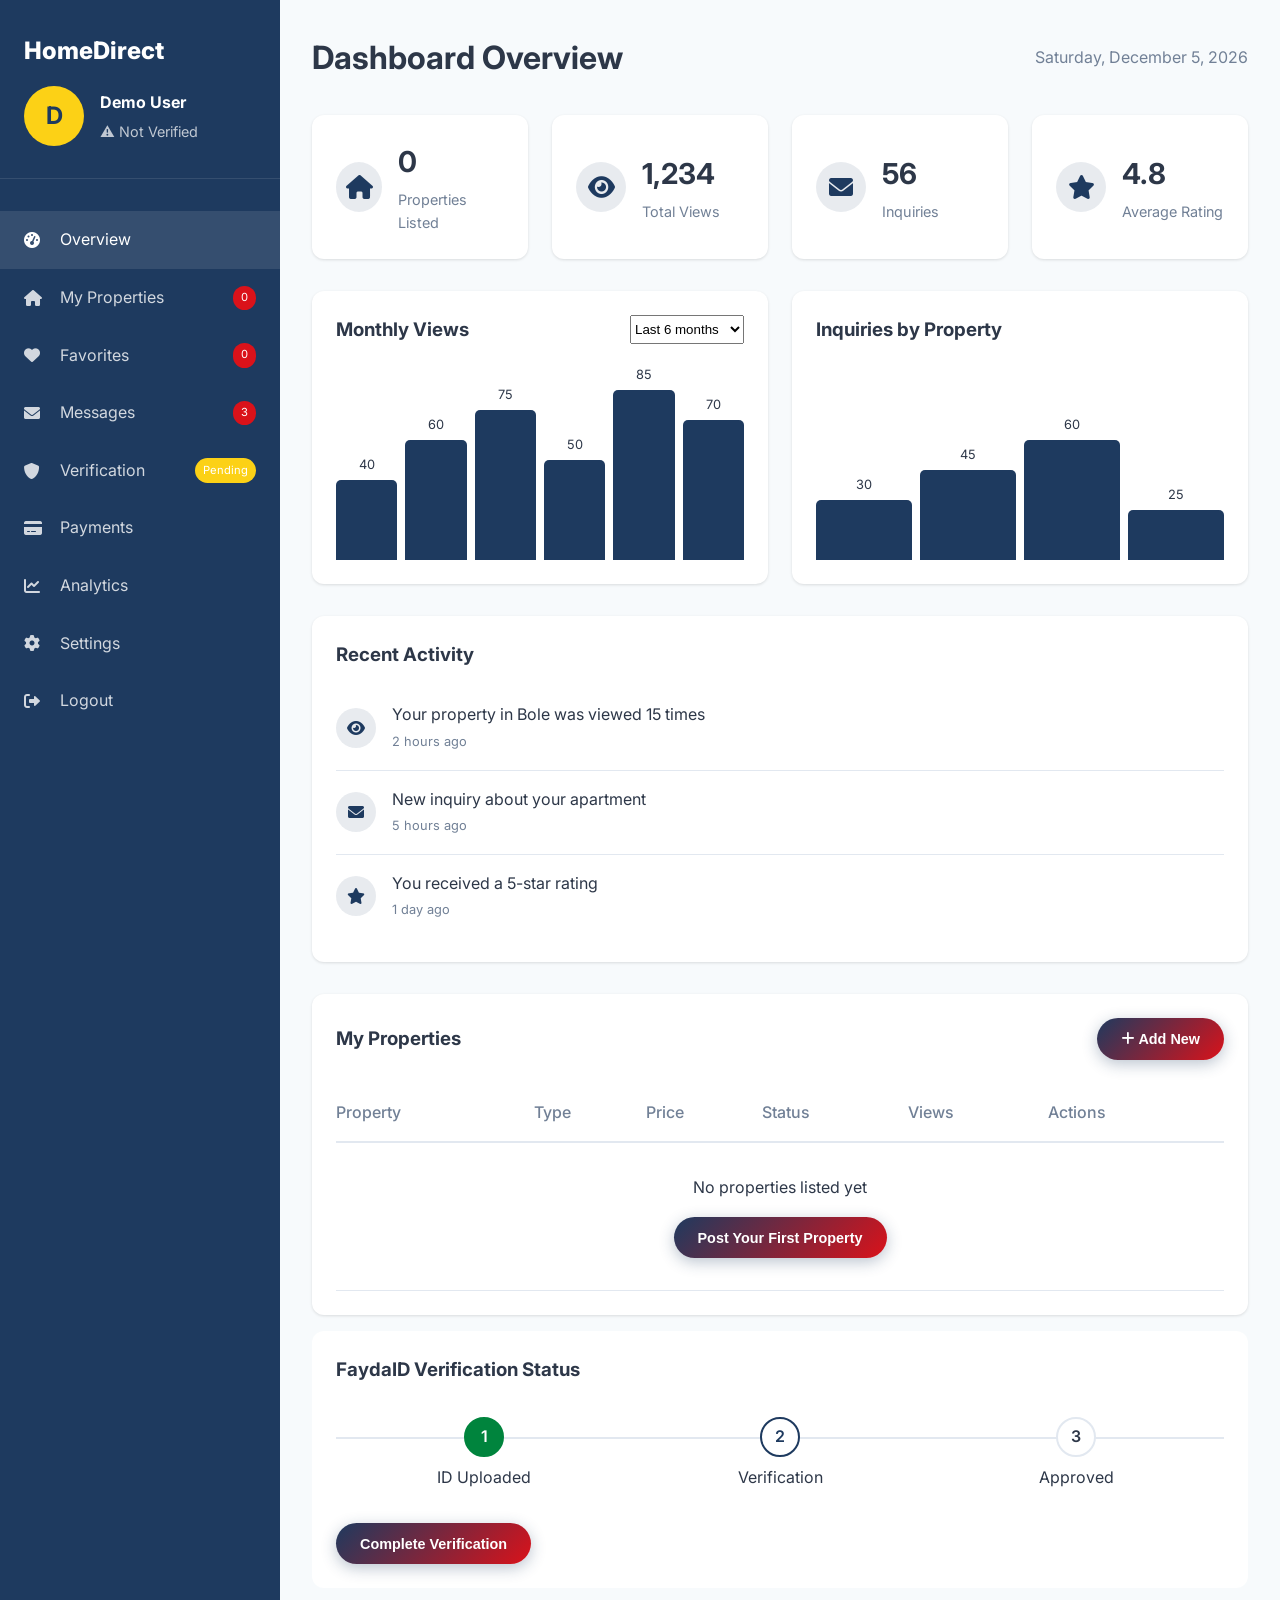
<file: dashboard.html>
<!DOCTYPE html>
<html lang="en">
<head>
    <meta charset="UTF-8">
    <meta name="viewport" content="width=device-width, initial-scale=1.0">
    <title>Dashboard - HomeDirect Ethiopia</title>
    <link rel="stylesheet" href="https://cdnjs.cloudflare.com/ajax/libs/font-awesome/6.0.0/css/all.min.css">
    <link href="https://fonts.googleapis.com/css2?family=Inter:wght@300;400;500;600;700;800&family=Noto+Sans+Ethiopic:wght@400;500;700&display=swap" rel="stylesheet">
    <style>
        * {
            margin: 0;
            padding: 0;
            box-sizing: border-box;
        }

        :root {
            --primary: #1E3A5F;
            --primary-dark: #0f2440;
            --secondary: #DA121A;
            --secondary-dark: #b30e15;
            --accent: #FCD116;
            --green: #00843D;
            --white: #FFFFFF;
            --light-gray: #F7FAFC;
            --gray: #E2E8F0;
            --dark-gray: #4A5568;
            --text-dark: #2D3748;
            --text-light: #718096;
            --shadow-sm: 0 1px 3px rgba(0,0,0,0.12);
            --shadow-md: 0 4px 6px rgba(0,0,0,0.1);
            --shadow-lg: 0 10px 25px rgba(0,0,0,0.1);
            --shadow-xl: 0 20px 40px rgba(0,0,0,0.15);
            --gradient-primary: linear-gradient(135deg, #1E3A5F 0%, #DA121A 100%);
            --gradient-success: linear-gradient(135deg, #00843D 0%, #FCD116 100%);
            --border-radius: 12px;
            --border-radius-lg: 20px;
            --border-radius-xl: 30px;
            --transition: all 0.3s ease;
        }

        body {
            font-family: 'Inter', 'Noto Sans Ethiopic', sans-serif;
            color: var(--text-dark);
            line-height: 1.6;
            overflow-x: hidden;
            background: var(--light-gray);
        }

        .amharic {
            font-family: 'Noto Sans Ethiopic', sans-serif;
        }

        /* Dashboard Layout */
        .dashboard-container {
            display: grid;
            grid-template-columns: 280px 1fr;
            min-height: 100vh;
        }
        
        /* Sidebar */
        .dashboard-sidebar {
            background: var(--primary);
            color: white;
            padding: 2rem 0;
        }
        
        .sidebar-header {
            padding: 0 1.5rem 2rem;
            border-bottom: 1px solid rgba(255,255,255,0.1);
        }
        
        .logo {
            font-size: 1.5rem;
            font-weight: 800;
            color: white;
            cursor: pointer;
            margin-bottom: 1rem;
        }
        
        .user-info {
            display: flex;
            align-items: center;
            gap: 1rem;
            margin-top: 1rem;
        }
        
        .user-avatar-large {
            width: 60px;
            height: 60px;
            background: var(--accent);
            color: var(--primary);
            border-radius: 50%;
            display: flex;
            align-items: center;
            justify-content: center;
            font-size: 1.5rem;
            font-weight: 700;
        }
        
        .user-details h4 {
            margin-bottom: 0.3rem;
            color: white;
        }
        
        .user-details p {
            font-size: 0.9rem;
            opacity: 0.8;
            color: rgba(255,255,255,0.9);
        }
        
        .sidebar-nav {
            padding: 2rem 0;
        }
        
        .nav-item {
            display: flex;
            align-items: center;
            gap: 1rem;
            padding: 1rem 1.5rem;
            color: rgba(255,255,255,0.8);
            text-decoration: none;
            transition: var(--transition);
            cursor: pointer;
        }
        
        .nav-item:hover,
        .nav-item.active {
            background: rgba(255,255,255,0.1);
            color: white;
        }
        
        .nav-item i {
            width: 20px;
        }
        
        .nav-item .badge {
            margin-left: auto;
            background: var(--secondary);
            color: white;
            padding: 0.2rem 0.5rem;
            border-radius: 50px;
            font-size: 0.7rem;
        }
        
        /* Main Content */
        .dashboard-main {
            background: var(--light-gray);
            padding: 2rem;
        }
        
        .dashboard-header {
            display: flex;
            justify-content: space-between;
            align-items: center;
            margin-bottom: 2rem;
        }
        
        .date-display {
            color: var(--text-light);
        }
        
        /* Buttons */
        .btn {
            padding: 0.8rem 1.5rem;
            border-radius: 50px;
            border: none;
            font-weight: 600;
            cursor: pointer;
            transition: var(--transition);
            font-size: 0.9rem;
            text-decoration: none;
            display: inline-block;
        }
        
        .btn-primary {
            background: var(--gradient-primary);
            color: var(--white);
            box-shadow: 0 4px 15px rgba(30, 58, 95, 0.3);
        }
        
        .btn-primary:hover {
            transform: translateY(-2px);
            box-shadow: 0 6px 20px rgba(218, 18, 26, 0.4);
        }
        
        .btn-outline {
            background: transparent;
            border: 2px solid var(--primary);
            color: var(--primary);
        }
        
        .btn-outline:hover {
            background: var(--primary);
            color: var(--white);
            transform: translateY(-2px);
        }
        
        /* Stats Grid */
        .stats-grid {
            display: grid;
            grid-template-columns: repeat(4, 1fr);
            gap: 1.5rem;
            margin-bottom: 2rem;
        }
        
        .stat-card {
            background: white;
            padding: 1.5rem;
            border-radius: var(--border-radius);
            box-shadow: var(--shadow-sm);
            display: flex;
            align-items: center;
            gap: 1rem;
        }
        
        .stat-icon {
            width: 50px;
            height: 50px;
            background: rgba(30,58,95,0.1);
            border-radius: 50%;
            display: flex;
            align-items: center;
            justify-content: center;
            font-size: 1.5rem;
            color: var(--primary);
        }
        
        .stat-content h3 {
            font-size: 1.8rem;
            margin-bottom: 0.2rem;
        }
        
        .stat-content p {
            color: var(--text-light);
            font-size: 0.9rem;
        }
        
        /* Charts Section */
        .charts-section {
            display: grid;
            grid-template-columns: 1fr 1fr;
            gap: 1.5rem;
            margin-bottom: 2rem;
        }
        
        .chart-card {
            background: white;
            padding: 1.5rem;
            border-radius: var(--border-radius);
            box-shadow: var(--shadow-sm);
        }
        
        .chart-header {
            display: flex;
            justify-content: space-between;
            margin-bottom: 1rem;
        }
        
        .chart-container {
            height: 200px;
            display: flex;
            align-items: flex-end;
            gap: 0.5rem;
        }
        
        .bar {
            flex: 1;
            background: var(--primary);
            border-radius: 5px 5px 0 0;
            position: relative;
            transition: var(--transition);
            min-height: 20px;
        }
        
        .bar:hover {
            background: var(--secondary);
        }
        
        .bar::after {
            content: attr(data-value);
            position: absolute;
            top: -25px;
            left: 50%;
            transform: translateX(-50%);
            font-size: 0.8rem;
        }
        
        /* Recent Activity */
        .activity-section {
            background: white;
            padding: 1.5rem;
            border-radius: var(--border-radius);
            box-shadow: var(--shadow-sm);
            margin-bottom: 2rem;
        }
        
        .activity-list {
            margin-top: 1rem;
        }
        
        .activity-item {
            display: flex;
            align-items: center;
            gap: 1rem;
            padding: 1rem 0;
            border-bottom: 1px solid var(--gray);
        }
        
        .activity-item:last-child {
            border-bottom: none;
        }
        
        .activity-icon {
            width: 40px;
            height: 40px;
            background: rgba(30,58,95,0.1);
            border-radius: 50%;
            display: flex;
            align-items: center;
            justify-content: center;
            color: var(--primary);
        }
        
        .activity-content {
            flex: 1;
        }
        
        .activity-time {
            font-size: 0.8rem;
            color: var(--text-light);
        }
        
        /* My Properties */
        .properties-section {
            background: white;
            padding: 1.5rem;
            border-radius: var(--border-radius);
            box-shadow: var(--shadow-sm);
        }
        
        .properties-header {
            display: flex;
            justify-content: space-between;
            align-items: center;
            margin-bottom: 1.5rem;
        }
        
        .property-table {
            width: 100%;
            border-collapse: collapse;
        }
        
        .property-table th {
            text-align: left;
            padding: 1rem 0;
            color: var(--text-light);
            font-weight: 500;
            border-bottom: 2px solid var(--gray);
        }
        
        .property-table td {
            padding: 1rem 0;
            border-bottom: 1px solid var(--gray);
        }
        
        .property-status {
            padding: 0.3rem 1rem;
            border-radius: 50px;
            font-size: 0.8rem;
            font-weight: 600;
            display: inline-block;
        }
        
        .status-active {
            background: #d4edda;
            color: #155724;
        }
        
        .status-pending {
            background: #fff3cd;
            color: #856404;
        }
        
        .action-btn {
            padding: 0.3rem 1rem;
            border: none;
            border-radius: 5px;
            cursor: pointer;
            margin: 0 0.2rem;
            color: white;
        }
        
        .action-btn.edit {
            background: var(--primary);
        }
        
        .action-btn.delete {
            background: var(--secondary);
        }
        
        /* Verification Progress */
        .verification-progress {
            background: white;
            padding: 1.5rem;
            border-radius: var(--border-radius);
            margin-top: 1rem;
        }
        
        .progress-steps {
            display: flex;
            justify-content: space-between;
            margin: 2rem 0;
            position: relative;
        }
        
        .progress-step {
            text-align: center;
            position: relative;
            z-index: 2;
            flex: 1;
        }
        
        .progress-circle {
            width: 40px;
            height: 40px;
            background: white;
            border: 2px solid var(--gray);
            border-radius: 50%;
            display: flex;
            align-items: center;
            justify-content: center;
            margin: 0 auto 0.5rem;
            font-weight: 600;
        }
        
        .progress-step.completed .progress-circle {
            background: var(--green);
            border-color: var(--green);
            color: white;
        }
        
        .progress-step.active .progress-circle {
            border-color: var(--primary);
            color: var(--primary);
        }
        
        .progress-line {
            position: absolute;
            top: 20px;
            left: 0;
            right: 0;
            height: 2px;
            background: var(--gray);
            z-index: 1;
        }
        
        /* Form Groups */
        .form-group {
            margin-bottom: 1.5rem;
        }
        
        .form-group label {
            display: block;
            margin-bottom: 0.5rem;
            font-weight: 500;
        }
        
        .form-group input,
        .form-group select {
            width: 100%;
            padding: 0.8rem;
            border: 1px solid var(--gray);
            border-radius: var(--border-radius);
            font-family: inherit;
        }
        
        .form-group input:focus,
        .form-group select:focus {
            outline: none;
            border-color: var(--primary);
        }
        
        hr {
            border: none;
            border-top: 1px solid var(--gray);
            margin: 2rem 0;
        }
        
        /* Modal */
        .modal {
            display: none;
            position: fixed;
            z-index: 10000;
            left: 0;
            top: 0;
            width: 100%;
            height: 100%;
            background: rgba(0,0,0,0.5);
            backdrop-filter: blur(5px);
        }
        
        .modal-content {
            background: white;
            margin: 10% auto;
            padding: 2rem;
            border-radius: var(--border-radius-xl);
            max-width: 500px;
            position: relative;
        }
        
        .close {
            position: absolute;
            right: 1.5rem;
            top: 1rem;
            font-size: 2rem;
            cursor: pointer;
            color: var(--text-light);
        }
        
        /* Notification */
        .notification {
            position: fixed;
            top: 20px;
            right: 20px;
            padding: 1rem 2rem;
            background: white;
            border-radius: var(--border-radius);
            box-shadow: var(--shadow-lg);
            display: flex;
            align-items: center;
            gap: 1rem;
            z-index: 10001;
            transform: translateX(400px);
            transition: transform 0.3s ease;
        }
        
        .notification.show {
            transform: translateX(0);
        }
        
        .notification-success {
            border-left: 4px solid var(--green);
        }
        
        .notification-warning {
            border-left: 4px solid var(--accent);
        }
        
        .notification-error {
            border-left: 4px solid var(--secondary);
        }
        
        .notification-info {
            border-left: 4px solid var(--primary);
        }
        
        /* Responsive */
        @media (max-width: 1024px) {
            .stats-grid {
                grid-template-columns: repeat(2, 1fr);
            }
            
            .charts-section {
                grid-template-columns: 1fr;
            }
        }
        
        @media (max-width: 768px) {
            .dashboard-container {
                grid-template-columns: 1fr;
            }
            
            .dashboard-sidebar {
                display: none;
            }
        }
    </style>
</head>
<body>
    <div class="dashboard-container">
        <!-- Sidebar -->
        <aside class="dashboard-sidebar">
            <div class="sidebar-header">
                <div class="logo" onclick="navigateTo('index')">
                    HomeDirect
                </div>
                <div class="user-info" id="userInfo">
                    <!-- Loaded via JS -->
                </div>
            </div>
            
            <nav class="sidebar-nav">
                <div class="nav-item active" onclick="loadDashboardTab('overview')">
                    <i class="fas fa-tachometer-alt"></i>
                    <span data-en="Overview" data-am="አጠቃላይ እይታ">Overview</span>
                </div>
                <div class="nav-item" onclick="loadDashboardTab('properties')">
                    <i class="fas fa-home"></i>
                    <span data-en="My Properties" data-am="ንብረቶቼ">My Properties</span>
                    <span class="badge" id="propertyCount">0</span>
                </div>
                <div class="nav-item" onclick="loadDashboardTab('favorites')">
                    <i class="fas fa-heart"></i>
                    <span data-en="Favorites" data-am="የምወዳቸው">Favorites</span>
                    <span class="badge" id="favoritesCount">0</span>
                </div>
                <div class="nav-item" onclick="loadDashboardTab('messages')">
                    <i class="fas fa-envelope"></i>
                    <span data-en="Messages" data-am="መልዕክቶች">Messages</span>
                    <span class="badge" id="messageCount">3</span>
                </div>
                <div class="nav-item" onclick="loadDashboardTab('verification')">
                    <i class="fas fa-shield-alt"></i>
                    <span data-en="Verification" data-am="ማረጋገጫ">Verification</span>
                    <span class="badge" id="verificationStatus">Pending</span>
                </div>
                <div class="nav-item" onclick="loadDashboardTab('payments')">
                    <i class="fas fa-credit-card"></i>
                    <span data-en="Payments" data-am="ክፍያዎች">Payments</span>
                </div>
                <div class="nav-item" onclick="loadDashboardTab('analytics')">
                    <i class="fas fa-chart-line"></i>
                    <span data-en="Analytics" data-am="ትንተና">Analytics</span>
                </div>
                <div class="nav-item" onclick="loadDashboardTab('settings')">
                    <i class="fas fa-cog"></i>
                    <span data-en="Settings" data-am="ማስተካከያ">Settings</span>
                </div>
                <div class="nav-item" onclick="logout()">
                    <i class="fas fa-sign-out-alt"></i>
                    <span data-en="Logout" data-am="ውጣ">Logout</span>
                </div>
            </nav>
        </aside>

        <!-- Main Content -->
        <main class="dashboard-main" id="dashboardMain">
            <!-- Header -->
            <div class="dashboard-header">
                <h1 data-en="Dashboard Overview" data-am="ዳሽቦርድ አጠቃላይ እይታ" id="dashboardTitle">
                    Dashboard Overview
                </h1>
                <div class="date-display" id="currentDate"></div>
            </div>

            <!-- Dynamic Content -->
            <div id="dashboardContent">
                <!-- Content loaded via JavaScript -->
            </div>
        </main>
    </div>

    <!-- Login Modal (if not logged in) -->
    <div id="loginModal" class="modal">
        <div class="modal-content">
            <span class="close" onclick="closeModal('login')">&times;</span>
            <h2 data-en="Login Required" data-am="መግባት ያስፈልጋል">Login Required</h2>
            <p data-en="Please login to access your dashboard" data-am="ዳሽቦርድዎን ለመጠቀም እባክዎ ይግቡ">Please login to access your dashboard</p>
            <div style="display: flex; gap: 1rem; margin-top: 2rem;">
                <button class="btn btn-primary" onclick="window.location.href='index.html'">
                    <span data-en="Go to Home" data-am="ወደ መነሻ ይሂዱ">Go to Home</span>
                </button>
                <button class="btn btn-outline" onclick="closeModal('login')">
                    <span data-en="Cancel" data-am="ሰርዝ">Cancel</span>
                </button>
            </div>
        </div>
    </div>

    <script>
        // ===== GLOBAL VARIABLES =====
        let currentUser = null;
        let currentLanguage = 'en';
        let currentDashboardTab = 'overview';
        
        // ===== INITIALIZATION =====
        document.addEventListener('DOMContentLoaded', function() {
            // Check if user is logged in
            checkAuthStatus();
            
            if (!currentUser) {
                // Show login modal if not logged in
                setTimeout(() => {
                    openModal('login');
                }, 500);
                return;
            }
            
            // Set current date
            updateDate();
            
            // Load user data
            loadUserInfo();
            loadDashboardData();
        });
        
        // ===== AUTHENTICATION =====
        function checkAuthStatus() {
            const user = localStorage.getItem('currentUser');
            if (user) {
                try {
                    currentUser = JSON.parse(user);
                } catch (e) {
                    currentUser = null;
                }
            }
            
            // If no user, create a demo user for testing
            if (!currentUser) {
                // For demo purposes, create a test user
                currentUser = {
                    id: 'USR' + Math.floor(Math.random() * 10000),
                    name: 'Demo User',
                    email: 'demo@example.com',
                    phone: '+251 911 234 567',
                    verified: false,
                    joinDate: new Date().toISOString()
                };
                localStorage.setItem('currentUser', JSON.stringify(currentUser));
            }
        }
        
        // ===== UI FUNCTIONS =====
        function updateDate() {
            const dateEl = document.getElementById('currentDate');
            if (dateEl) {
                dateEl.textContent = new Date().toLocaleDateString('en-US', {
                    weekday: 'long',
                    year: 'numeric',
                    month: 'long',
                    day: 'numeric'
                });
            }
        }
        
        function loadUserInfo() {
            const container = document.getElementById('userInfo');
            if (!container || !currentUser) return;
            
            container.innerHTML = `
                <div class="user-avatar-large">${currentUser.name ? currentUser.name.charAt(0).toUpperCase() : 'U'}</div>
                <div class="user-details">
                    <h4>${currentUser.name || 'User'}</h4>
                    <p>${currentUser.verified ? '✓ Verified' : '⚠ Not Verified'}</p>
                </div>
            `;
            
            // Update verification status
            const statusEl = document.getElementById('verificationStatus');
            if (statusEl) {
                statusEl.textContent = currentUser.verified ? 'Verified' : 'Pending';
                statusEl.style.background = currentUser.verified ? 'var(--green)' : 'var(--accent)';
            }
        }
        
        function loadDashboardData() {
            // Load user properties
            const userProperties = JSON.parse(localStorage.getItem('userProperties') || '[]');
            document.getElementById('propertyCount').textContent = userProperties.length;
            
            // Load favorites
            const favorites = JSON.parse(localStorage.getItem('favorites') || '[]');
            document.getElementById('favoritesCount').textContent = favorites.length;
            
            // Load main content
            loadOverviewContent();
        }
        
        function loadOverviewContent() {
            const container = document.getElementById('dashboardContent');
            const userProperties = JSON.parse(localStorage.getItem('userProperties') || '[]');
            const favorites = JSON.parse(localStorage.getItem('favorites') || '[]');
            
            container.innerHTML = `
                <!-- Stats Grid -->
                <div class="stats-grid">
                    <div class="stat-card">
                        <div class="stat-icon">
                            <i class="fas fa-home"></i>
                        </div>
                        <div class="stat-content">
                            <h3>${userProperties.length}</h3>
                            <p data-en="Properties Listed" data-am="የተዘረዘሩ ንብረቶች">Properties Listed</p>
                        </div>
                    </div>
                    
                    <div class="stat-card">
                        <div class="stat-icon">
                            <i class="fas fa-eye"></i>
                        </div>
                        <div class="stat-content">
                            <h3>1,234</h3>
                            <p data-en="Total Views" data-am="አጠቃላይ እይታዎች">Total Views</p>
                        </div>
                    </div>
                    
                    <div class="stat-card">
                        <div class="stat-icon">
                            <i class="fas fa-envelope"></i>
                        </div>
                        <div class="stat-content">
                            <h3>56</h3>
                            <p data-en="Inquiries" data-am="ጥያቄዎች">Inquiries</p>
                        </div>
                    </div>
                    
                    <div class="stat-card">
                        <div class="stat-icon">
                            <i class="fas fa-star"></i>
                        </div>
                        <div class="stat-content">
                            <h3>4.8</h3>
                            <p data-en="Average Rating" data-am="አማካይ ደረጃ">Average Rating</p>
                        </div>
                    </div>
                </div>

                <!-- Charts Section -->
                <div class="charts-section">
                    <div class="chart-card">
                        <div class="chart-header">
                            <h3 data-en="Monthly Views" data-am="ወርሃዊ እይታዎች">Monthly Views</h3>
                            <select onchange="updateChart('views', this.value)">
                                <option value="6">Last 6 months</option>
                                <option value="12">Last 12 months</option>
                            </select>
                        </div>
                        <div class="chart-container">
                            <div class="bar" style="height: 40%;" data-value="40"></div>
                            <div class="bar" style="height: 60%;" data-value="60"></div>
                            <div class="bar" style="height: 75%;" data-value="75"></div>
                            <div class="bar" style="height: 50%;" data-value="50"></div>
                            <div class="bar" style="height: 85%;" data-value="85"></div>
                            <div class="bar" style="height: 70%;" data-value="70"></div>
                        </div>
                    </div>
                    
                    <div class="chart-card">
                        <div class="chart-header">
                            <h3 data-en="Inquiries by Property" data-am="እንደየንብረቱ ጥያቄዎች">Inquiries by Property</h3>
                        </div>
                        <div class="chart-container">
                            <div class="bar" style="height: 30%;" data-value="30"></div>
                            <div class="bar" style="height: 45%;" data-value="45"></div>
                            <div class="bar" style="height: 60%;" data-value="60"></div>
                            <div class="bar" style="height: 25%;" data-value="25"></div>
                        </div>
                    </div>
                </div>

                <!-- Recent Activity -->
                <div class="activity-section">
                    <h3 data-en="Recent Activity" data-am="የቅርብ ጊዜ እንቅስቃሴ">Recent Activity</h3>
                    <div class="activity-list">
                        <div class="activity-item">
                            <div class="activity-icon">
                                <i class="fas fa-eye"></i>
                            </div>
                            <div class="activity-content">
                                <p>Your property in Bole was viewed 15 times</p>
                                <span class="activity-time">2 hours ago</span>
                            </div>
                        </div>
                        <div class="activity-item">
                            <div class="activity-icon">
                                <i class="fas fa-envelope"></i>
                            </div>
                            <div class="activity-content">
                                <p>New inquiry about your apartment</p>
                                <span class="activity-time">5 hours ago</span>
                            </div>
                        </div>
                        <div class="activity-item">
                            <div class="activity-icon">
                                <i class="fas fa-star"></i>
                            </div>
                            <div class="activity-content">
                                <p>You received a 5-star rating</p>
                                <span class="activity-time">1 day ago</span>
                            </div>
                        </div>
                    </div>
                </div>

                <!-- My Properties -->
                <div class="properties-section">
                    <div class="properties-header">
                        <h3 data-en="My Properties" data-am="ንብረቶቼ">My Properties</h3>
                        <button class="btn btn-primary" onclick="navigateTo('sell')">
                            <i class="fas fa-plus"></i> <span data-en="Add New" data-am="አዲስ ጨምር">Add New</span>
                        </button>
                    </div>
                    
                    <table class="property-table">
                        <thead>
                            <tr>
                                <th data-en="Property" data-am="ንብረት">Property</th>
                                <th data-en="Type" data-am="አይነት">Type</th>
                                <th data-en="Price" data-am="ዋጋ">Price</th>
                                <th data-en="Status" data-am="ሁኔታ">Status</th>
                                <th data-en="Views" data-am="እይታዎች">Views</th>
                                <th data-en="Actions" data-am="ድርጊቶች">Actions</th>
                            </tr>
                        </thead>
                        <tbody>
                            ${userProperties.length === 0 ? 
                                `<tr>
                                    <td colspan="6" style="text-align: center; padding: 2rem;">
                                        <p data-en="No properties listed yet" data-am="እስካሁን ምንም ንብረት አልተዘረዘረም">
                                            No properties listed yet
                                        </p>
                                        <button class="btn btn-primary" onclick="navigateTo('sell')" style="margin-top: 1rem;">
                                            <span data-en="Post Your First Property" data-am="የመጀመሪያ ንብረትዎን ይለጥፉ">
                                                Post Your First Property
                                            </span>
                                        </button>
                                    </td>
                                </tr>` :
                                userProperties.map(prop => `
                                    <tr>
                                        <td>${prop.title || 'Property'}</td>
                                        <td>${prop.type || 'Sale'}</td>
                                        <td>₿${prop.price?.toLocaleString() || '0'}</td>
                                        <td><span class="property-status status-${prop.status || 'active'}">${prop.status || 'Active'}</span></td>
                                        <td>${prop.views || 0}</td>
                                        <td>
                                            <button class="action-btn edit" onclick="editProperty('${prop.id}')">
                                                <i class="fas fa-edit"></i>
                                            </button>
                                            <button class="action-btn delete" onclick="deleteProperty('${prop.id}')">
                                                <i class="fas fa-trash"></i>
                                            </button>
                                        </td>
                                    </tr>
                                `).join('')
                            }
                        </tbody>
                    </table>
                </div>

                <!-- Verification Progress -->
                <div class="verification-progress">
                    <h3 data-en="FaydaID Verification Status" data-am="የፋይዳ አይዲ ማረጋገጫ ሁኔታ">
                        FaydaID Verification Status
                    </h3>
                    
                    <div class="progress-steps">
                        <div class="progress-line"></div>
                        <div class="progress-step ${currentUser.verified ? 'completed' : 'completed'}" id="step1">
                            <div class="progress-circle">1</div>
                            <span data-en="ID Uploaded" data-am="መታወቂያ ተስቀሏል">ID Uploaded</span>
                        </div>
                        <div class="progress-step ${currentUser.verified ? 'completed' : 'active'}" id="step2">
                            <div class="progress-circle">2</div>
                            <span data-en="Verification" data-am="ማረጋገጫ">Verification</span>
                        </div>
                        <div class="progress-step ${currentUser.verified ? 'completed' : ''}" id="step3">
                            <div class="progress-circle">3</div>
                            <span data-en="Approved" data-am="ጸድቋል">Approved</span>
                        </div>
                    </div>
                    
                    ${!currentUser.verified ? 
                        '<button class="btn btn-primary" onclick="navigateTo(\'verification\')">Complete Verification</button>' : 
                        '<p style="color: var(--green);"><i class="fas fa-check-circle"></i> You are verified!</p>'
                    }
                </div>
            `;
        }
        
        // ===== NAVIGATION =====
        function navigateTo(page) {
            switch(page) {
                case 'index':
                    window.location.href = 'index.html';
                    break;
                case 'sell':
                    window.location.href = 'sell.html';
                    break;
                case 'verification':
                    window.location.href = 'verification.html';
                    break;
                default:
                    window.location.href = page + '.html';
            }
        }
        
        function loadDashboardTab(tab) {
            currentDashboardTab = tab;
            
            // Update active nav
            document.querySelectorAll('.nav-item').forEach(item => item.classList.remove('active'));
            event.currentTarget.classList.add('active');
            
            // Update title
            const titles = {
                'overview': 'Dashboard Overview',
                'properties': 'My Properties',
                'favorites': 'Favorites',
                'messages': 'Messages',
                'verification': 'Verification',
                'payments': 'Payments',
                'analytics': 'Analytics',
                'settings': 'Settings'
            };
            
            const titleEl = document.getElementById('dashboardTitle');
            if (titleEl) {
                titleEl.innerHTML = titles[tab];
            }
            
            // Load tab content
            switch(tab) {
                case 'overview':
                    loadOverviewContent();
                    break;
                case 'properties':
                    loadPropertiesTab();
                    break;
                case 'favorites':
                    loadFavoritesTab();
                    break;
                case 'messages':
                    loadMessagesTab();
                    break;
                case 'verification':
                    loadVerificationTab();
                    break;
                case 'payments':
                    loadPaymentsTab();
                    break;
                case 'analytics':
                    loadAnalyticsTab();
                    break;
                case 'settings':
                    loadSettingsTab();
                    break;
            }
        }
        
        function loadPropertiesTab() {
            const container = document.getElementById('dashboardContent');
            const userProperties = JSON.parse(localStorage.getItem('userProperties') || '[]');
            
            container.innerHTML = `
                <div class="properties-section">
                    <div class="properties-header">
                        <h3 data-en="My Properties" data-am="ንብረቶቼ">My Properties</h3>
                        <button class="btn btn-primary" onclick="navigateTo('sell')">
                            <i class="fas fa-plus"></i> <span data-en="Add New" data-am="አዲስ ጨምር">Add New</span>
                        </button>
                    </div>
                    
                    <table class="property-table">
                        <thead>
                            <tr>
                                <th data-en="Property" data-am="ንብረት">Property</th>
                                <th data-en="Type" data-am="አይነት">Type</th>
                                <th data-en="Price" data-am="ዋጋ">Price</th>
                                <th data-en="Status" data-am="ሁኔታ">Status</th>
                                <th data-en="Views" data-am="እይታዎች">Views</th>
                                <th data-en="Inquiries" data-am="ጥያቄዎች">Inquiries</th>
                                <th data-en="Actions" data-am="ድርጊቶች">Actions</th>
                            </tr>
                        </thead>
                        <tbody>
                            ${userProperties.length === 0 ? 
                                '<tr><td colspan="7" style="text-align: center; padding: 2rem;">No properties listed yet</td></tr>' :
                                userProperties.map(prop => `
                                    <tr>
                                        <td>${prop.title || 'Property'}</td>
                                        <td>${prop.type || 'Sale'}</td>
                                        <td>₿${prop.price?.toLocaleString() || '0'}</td>
                                        <td><span class="property-status status-${prop.status || 'active'}">${prop.status || 'Active'}</span></td>
                                        <td>${prop.views || 0}</td>
                                        <td>${prop.inquiries || 0}</td>
                                        <td>
                                            <button class="action-btn edit" onclick="editProperty('${prop.id}')">
                                                <i class="fas fa-edit"></i>
                                            </button>
                                            <button class="action-btn delete" onclick="deleteProperty('${prop.id}')">
                                                <i class="fas fa-trash"></i>
                                            </button>
                                        </td>
                                    </tr>
                                `).join('')
                            }
                        </tbody>
                    </table>
                </div>
            `;
        }
        
        function loadFavoritesTab() {
            const container = document.getElementById('dashboardContent');
            const favorites = JSON.parse(localStorage.getItem('favorites') || '[]');
            
            container.innerHTML = `
                <div class="properties-section">
                    <h3 data-en="Favorite Properties" data-am="ተወዳጅ ንብረቶች">Favorite Properties</h3>
                    ${favorites.length === 0 ? 
                        '<p style="text-align: center; padding: 2rem;">No favorites yet</p>' : 
                        '<div style="display: grid; grid-template-columns: repeat(auto-fill, minmax(300px, 1fr)); gap: 1rem;">' + 
                        favorites.map(fav => `
                            <div class="property-card" style="background: white; padding: 1rem; border-radius: var(--border-radius); cursor: pointer;" onclick="viewProperty('${fav.id}')">
                                <div style="height: 150px; background: var(--gradient-primary); border-radius: var(--border-radius); display: flex; align-items: center; justify-content: center; color: white; margin-bottom: 1rem;">
                                    <i class="fas fa-home fa-3x"></i>
                                </div>
                                <h4>${fav.title || 'Property'}</h4>
                                <p>₿${fav.price?.toLocaleString() || '0'}</p>
                            </div>
                        `).join('') + '</div>'
                    }
                </div>
            `;
        }
        
        function loadMessagesTab() {
            const container = document.getElementById('dashboardContent');
            
            container.innerHTML = `
                <div class="activity-section">
                    <h3 data-en="Messages" data-am="መልዕክቶች">Messages</h3>
                    <div class="activity-list">
                        <div class="activity-item">
                            <div class="activity-icon">
                                <i class="fas fa-user"></i>
                            </div>
                            <div class="activity-content">
                                <p><strong>Alemitu T.:</strong> Interested in your property in Bole</p>
                                <span class="activity-time">10 min ago</span>
                            </div>
                            <button class="btn btn-primary" onclick="openChat('alemitu')">Reply</button>
                        </div>
                        <div class="activity-item">
                            <div class="activity-icon">
                                <i class="fas fa-user"></i>
                            </div>
                            <div class="activity-content">
                                <p><strong>Biruk D.:</strong> When can I schedule a visit?</p>
                                <span class="activity-time">1 hour ago</span>
                            </div>
                            <button class="btn btn-primary" onclick="openChat('biruk')">Reply</button>
                        </div>
                    </div>
                </div>
            `;
        }
        
        function loadVerificationTab() {
            const container = document.getElementById('dashboardContent');
            
            container.innerHTML = `
                <div class="verification-progress">
                    <h3 data-en="FaydaID Verification" data-am="ፋይዳ አይዲ ማረጋገጫ">FaydaID Verification</h3>
                    
                    <div class="progress-steps">
                        <div class="progress-line"></div>
                        <div class="progress-step ${currentUser.verified ? 'completed' : 'completed'}">
                            <div class="progress-circle">1</div>
                            <span data-en="ID Uploaded" data-am="መታወቂያ ተስቀሏል">ID Uploaded</span>
                        </div>
                        <div class="progress-step ${currentUser.verified ? 'completed' : 'active'}">
                            <div class="progress-circle">2</div>
                            <span data-en="Verification" data-am="ማረጋገጫ">Verification</span>
                        </div>
                        <div class="progress-step ${currentUser.verified ? 'completed' : ''}">
                            <div class="progress-circle">3</div>
                            <span data-en="Approved" data-am="ጸድቋል">Approved</span>
                        </div>
                    </div>
                    
                    ${!currentUser.verified ? 
                        '<button class="btn btn-primary" onclick="navigateTo(\'verification\')">Continue Verification</button>' : 
                        '<p style="color: var(--green);"><i class="fas fa-check-circle"></i> You are verified!</p>'
                    }
                </div>
            `;
        }
        
        function loadPaymentsTab() {
            const container = document.getElementById('dashboardContent');
            
            container.innerHTML = `
                <div class="properties-section">
                    <h3 data-en="Payment History" data-am="የክፍያ ታሪክ">Payment History</h3>
                    <table class="property-table">
                        <thead>
                            <tr>
                                <th data-en="Date" data-am="ቀን">Date</th>
                                <th data-en="Property" data-am="ንብረት">Property</th>
                                <th data-en="Amount" data-am="መጠን">Amount</th>
                                <th data-en="Status" data-am="ሁኔታ">Status</th>
                                <th data-en="Receipt" data-am="ደረሰኝ">Receipt</th>
                            </tr>
                        </thead>
                        <tbody>
                            <tr>
                                <td>2026-02-15</td>
                                <td>Bole Villa</td>
                                <td>₿4,500,000</td>
                                <td><span class="property-status status-active">Completed</span></td>
                                <td><button class="btn btn-outline" onclick="downloadReceipt()">Download</button></td>
                            </tr>
                        </tbody>
                    </table>
                </div>
            `;
        }
        
        function loadAnalyticsTab() {
            const container = document.getElementById('dashboardContent');
            
            container.innerHTML = `
                <div class="charts-section">
                    <div class="chart-card">
                        <h3 data-en="Property Views Over Time" data-am="የንብረት እይታዎች በጊዜ ሂደት">Property Views Over Time</h3>
                        <div style="height: 300px; display: flex; align-items: center; justify-content: center;">
                            <canvas id="viewsChart" style="width: 100%; height: 100%;"></canvas>
                        </div>
                    </div>
                </div>
                
                <div class="stats-grid" style="margin-top: 2rem;">
                    <div class="stat-card">
                        <div class="stat-icon"><i class="fas fa-chart-line"></i></div>
                        <div class="stat-content">
                            <h3>+45%</h3>
                            <p data-en="Growth" data-am="እድገት">Growth</p>
                        </div>
                    </div>
                    <div class="stat-card">
                        <div class="stat-icon"><i class="fas fa-users"></i></div>
                        <div class="stat-content">
                            <h3>89</h3>
                            <p data-en="Unique Visitors" data-am="ልዩ ጎብኚዎች">Unique Visitors</p>
                        </div>
                    </div>
                </div>
            `;
            
            // Initialize chart
            setTimeout(() => {
                const canvas = document.getElementById('viewsChart');
                if (canvas) {
                    const ctx = canvas.getContext('2d');
                    if (ctx) {
                        // Simple chart drawing
                        ctx.fillStyle = '#1E3A5F';
                        const data = [40, 60, 75, 50, 85, 70];
                        const width = canvas.width / data.length - 10;
                        
                        data.forEach((value, i) => {
                            ctx.fillRect(i * (width + 10), canvas.height - value * 2, width, value * 2);
                        });
                    }
                }
            }, 100);
        }
        
        function loadSettingsTab() {
            const container = document.getElementById('dashboardContent');
            
            container.innerHTML = `
                <div class="properties-section">
                    <h3 data-en="Account Settings" data-am="የመለያ ማስተካከያ">Account Settings</h3>
                    
                    <form id="settingsForm" style="max-width: 500px;">
                        <div class="form-group">
                            <label data-en="Full Name" data-am="ሙሉ ስም">Full Name</label>
                            <input type="text" value="${currentUser.name || ''}" id="settingsName">
                        </div>
                        
                        <div class="form-group">
                            <label data-en="Email" data-am="ኢሜይል">Email</label>
                            <input type="email" value="${currentUser.email || ''}" id="settingsEmail">
                        </div>
                        
                        <div class="form-group">
                            <label data-en="Phone" data-am="ስልክ">Phone</label>
                            <input type="tel" value="${currentUser.phone || '+251 911 234 567'}" id="settingsPhone">
                        </div>
                        
                        <div class="form-group">
                            <label data-en="Language Preference" data-am="የቋንቋ ምርጫ">Language Preference</label>
                            <select id="settingsLanguage">
                                <option value="en">English</option>
                                <option value="am">አማርኛ</option>
                            </select>
                        </div>
                        
                        <button type="button" class="btn btn-primary" onclick="saveSettings()">
                            <span data-en="Save Changes" data-am="ለውጦችን አስቀምጥ">Save Changes</span>
                        </button>
                    </form>
                    
                    <hr style="margin: 2rem 0;">
                    
                    <h3 data-en="Security" data-am="ደህንነት">Security</h3>
                    <button class="btn btn-outline" onclick="changePassword()">
                        <span data-en="Change Password" data-am="የይለፍ ቃል ቀይር">Change Password</span>
                    </button>
                    
                    <hr style="margin: 2rem 0;">
                    
                    <h3 data-en="Delete Account" data-am="መለያ ሰርዝ">Delete Account</h3>
                    <button class="btn btn-outline" style="border-color: var(--secondary); color: var(--secondary);" onclick="deleteAccount()">
                        <span data-en="Delete My Account" data-am="መለያዬን ሰርዝ">Delete My Account</span>
                    </button>
                </div>
            `;
        }
        
        // ===== ACTIONS =====
        function editProperty(propertyId) {
            showNotification(`Editing property ${propertyId}`, 'info');
        }
        
        function deleteProperty(propertyId) {
            if (confirm('Are you sure you want to delete this property?')) {
                showNotification(`Property ${propertyId} deleted`, 'success');
            }
        }
        
        function viewProperty(propertyId) {
            showNotification(`Viewing property ${propertyId}`, 'info');
        }
        
        function openChat(user) {
            showNotification(`Opening chat with ${user}`, 'info');
        }
        
        function downloadReceipt() {
            showNotification('Downloading receipt...', 'info');
        }
        
        function saveSettings() {
            const name = document.getElementById('settingsName')?.value;
            const email = document.getElementById('settingsEmail')?.value;
            const phone = document.getElementById('settingsPhone')?.value;
            
            if (currentUser) {
                currentUser.name = name;
                currentUser.email = email;
                currentUser.phone = phone;
                localStorage.setItem('currentUser', JSON.stringify(currentUser));
                showNotification('Settings saved successfully!', 'success');
                
                // Update user info
                loadUserInfo();
            }
        }
        
        function changePassword() {
            showNotification('Password change feature coming soon', 'info');
        }
        
        function deleteAccount() {
            if (confirm('Are you sure you want to delete your account? This action cannot be undone.')) {
                localStorage.removeItem('currentUser');
                localStorage.removeItem('session');
                showNotification('Account deleted', 'info');
                setTimeout(() => {
                    window.location.href = 'index.html';
                }, 1500);
            }
        }
        
        function updateChart(chartType, period) {
            showNotification(`Updating chart for ${period} months`, 'info');
        }
        
        function logout() {
            localStorage.removeItem('currentUser');
            localStorage.removeItem('session');
            showNotification('Logged out successfully', 'info');
            setTimeout(() => {
                window.location.href = 'index.html';
            }, 1500);
        }
        
        // ===== MODAL FUNCTIONS =====
        function openModal(modalName) {
            const modal = document.getElementById(modalName + 'Modal');
            if (modal) {
                modal.style.display = 'block';
            }
        }
        
        function closeModal(modalName) {
            const modal = document.getElementById(modalName + 'Modal');
            if (modal) {
                modal.style.display = 'none';
            }
        }
        
        // ===== NOTIFICATION SYSTEM =====
        function showNotification(message, type = 'info') {
            const notification = document.createElement('div');
            notification.className = `notification notification-${type}`;
            
            let icon = 'fa-info-circle';
            if (type === 'success') icon = 'fa-check-circle';
            if (type === 'warning') icon = 'fa-exclamation-triangle';
            if (type === 'error') icon = 'fa-times-circle';
            
            notification.innerHTML = `
                <i class="fas ${icon}"></i>
                <span>${message}</span>
            `;
            
            document.body.appendChild(notification);
            
            setTimeout(() => {
                notification.classList.add('show');
            }, 100);
            
            setTimeout(() => {
                notification.classList.remove('show');
                setTimeout(() => {
                    notification.remove();
                }, 300);
            }, 3000);
        }
        
        // ===== LANGUAGE =====
        function switchLanguage(lang) {
            currentLanguage = lang;
            localStorage.setItem('language', lang);
            
            const elements = document.querySelectorAll('[data-en][data-am]');
            elements.forEach(element => {
                if (lang === 'en') {
                    element.textContent = element.getAttribute('data-en');
                } else {
                    element.textContent = element.getAttribute('data-am');
                }
            });
        }
        
        // Close modal when clicking outside
        window.onclick = function(event) {
            if (event.target.classList.contains('modal')) {
                event.target.style.display = 'none';
            }
        };
    </script>
</body>
</html>
</file>
